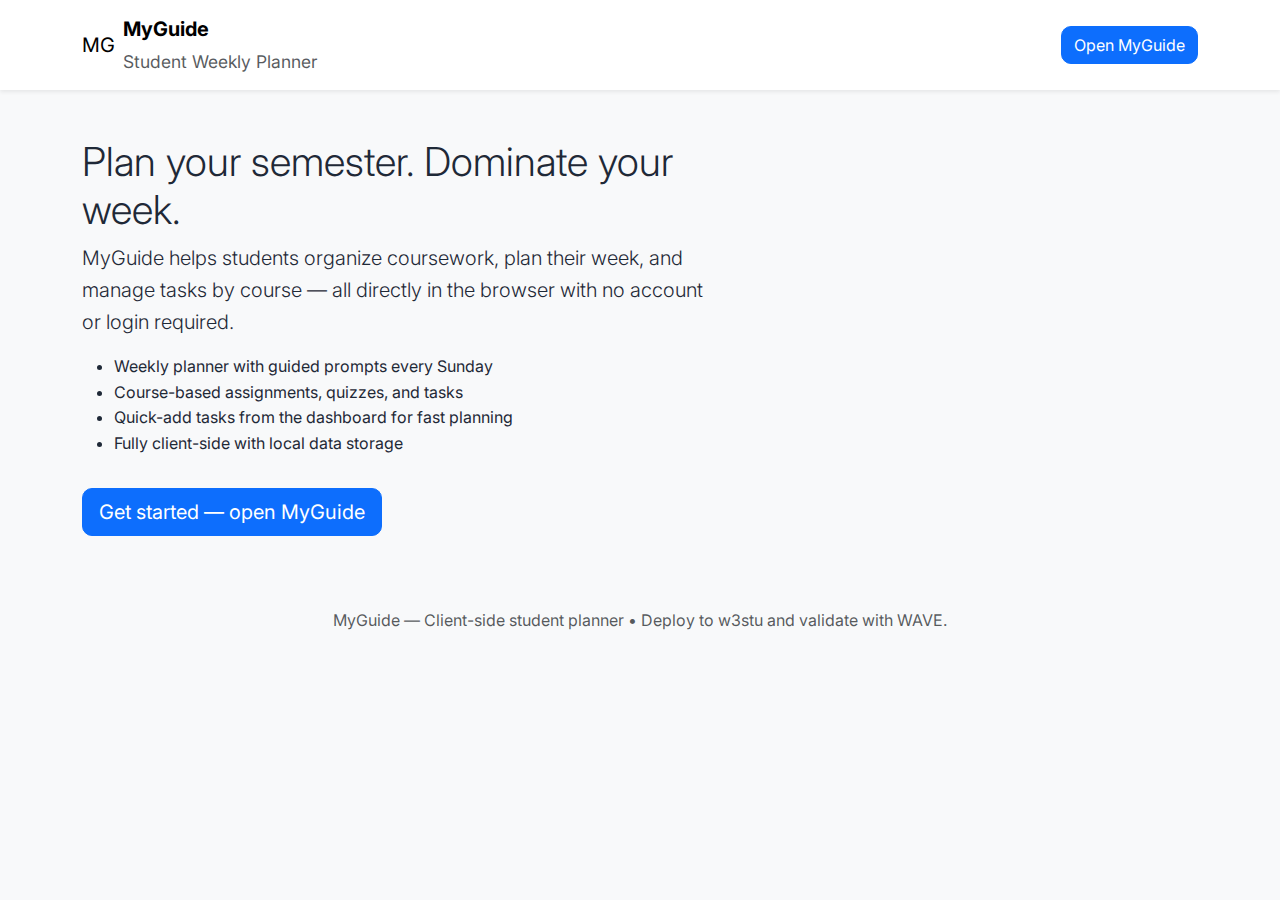
<file: index.html>
<!doctype html>
<html lang="en">
<head>
  <meta charset="utf-8" />
  <meta name="viewport" content="width=device-width,initial-scale=1" />
  <title>MyGuide — Student Weekly Planner</title>

  <!-- Bootstrap CSS (CDN) -->
  <link href="https://cdn.jsdelivr.net/npm/bootstrap@5.3.2/dist/css/bootstrap.min.css" rel="stylesheet">

  <!-- Google Fonts -->
  <link href="https://fonts.googleapis.com/css2?family=Inter:wght@400;600;800&family=Merriweather:wght@300;700&display=swap" rel="stylesheet">

  <link rel="stylesheet" href="styles/main.css">
</head>
<body class="bg-light">

<nav class="navbar navbar-expand-lg navbar-white bg-white shadow-sm">
  <div class="container">
    <a class="navbar-brand d-flex align-items-center" href="index.html">
      <div class="logo-circle me-2">MG</div>
      <div>
        <div class="fs-5 fw-bold">MyGuide</div>
        <small class="text-muted">Student Weekly Planner</small>
      </div>
    </a>
    <div>
      <a class="btn btn-primary" href="dashboard.html">Open MyGuide</a>
    </div>
  </div>
</nav>

<main class="container py-5">
  <div class="row align-items-center">
    <div class="col-md-7">
      <h1 class="display-6">Plan your semester. Dominate your week.</h1>

      <p class="lead">
        MyGuide helps students organize coursework, plan their week, and manage tasks
        by course — all directly in the browser with no account or login required.
      </p>

      <ul>
        <li>Weekly planner with guided prompts every Sunday</li>
        <li>Course-based assignments, quizzes, and tasks</li>
        <li>Quick-add tasks from the dashboard for fast planning</li>
        <li>Fully client-side with local data storage</li>
      </ul>

      <a class="btn btn-lg btn-primary mt-3" href="dashboard.html">
        Get started — open MyGuide
      </a>
    </div>
  </div>
</main>


<footer class="text-center py-4 text-muted">
  MyGuide — Client-side student planner • Deploy to w3stu and validate with WAVE.
</footer>

<!-- Bootstrap JS bundle -->
<script src="https://cdn.jsdelivr.net/npm/bootstrap@5.3.2/dist/js/bootstrap.bundle.min.js"></script>
</body>
</html>
</file>
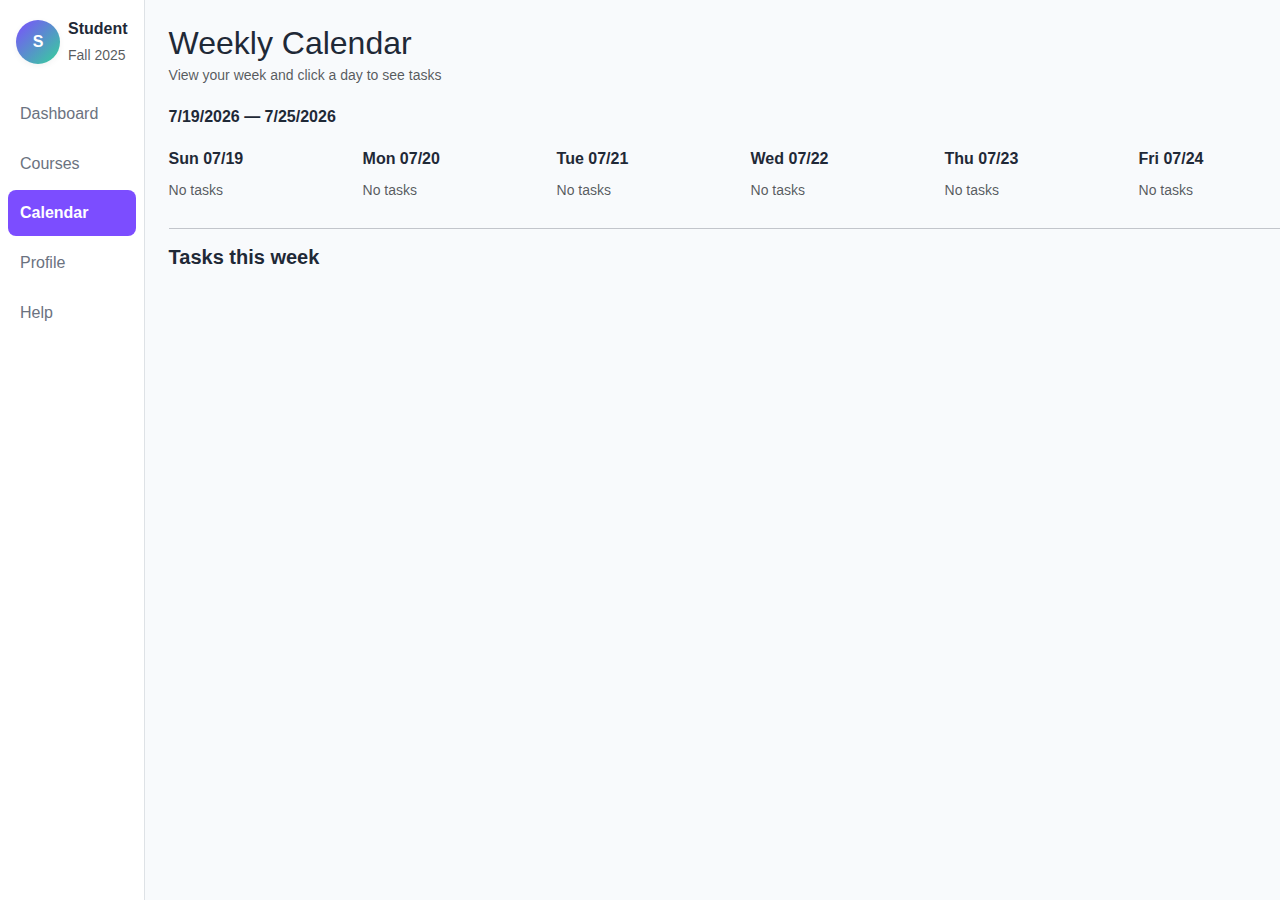
<file: calendar.html>
<!doctype html>
<html lang="en">
<head>
  <meta charset="utf-8" />
  <meta name="viewport" content="width=device-width,initial-scale=1" />
  <title>MyGuide — Calendar (Weekly)</title>

  <link href="https://cdn.jsdelivr.net/npm/bootstrap@5.3.2/dist/css/bootstrap.min.css" rel="stylesheet">
  <link rel="stylesheet" href="styles/main.css">
</head>
<body>

<div class="d-flex">
  <!-- Sidebar (same structure you have) -->
  <nav id="sidebar" class="sidebar bg-white border-end">
    <div class="sidebar-header p-3">
      <div class="d-flex align-items-center">
        <div class="avatar me-2" id="sidebar-avatar">S</div>
        <div>
          <div id="sidebar-username" class="fw-bold">Student</div>
          <small id="sidebar-semester" class="text-muted">Fall 2025</small>
        </div>
      </div>
    </div>

    <ul class="nav flex-column p-2">
      <li class="nav-item"><a class="nav-link" href="dashboard.html">Dashboard</a></li>
      <li class="nav-item"><a class="nav-link" href="dashboard.html#courses">Courses</a></li>
      <li class="nav-item"><a class="nav-link active" href="calendar.html">Calendar</a></li>
      <li class="nav-item"><a class="nav-link" href="profile.html">Profile</a></li>
      <li class="nav-item"><a class="nav-link" href="help.html">Help</a></li>
    </ul>
  </nav>

  <main class="flex-fill p-4">
    <!-- Mobile nav (shown only on small screens) -->
<div class="d-md-none mb-3">
  <div class="btn-group w-100" role="group" aria-label="Mobile navigation">
    <a href="dashboard.html" class="btn btn-outline-secondary">Dashboard</a>
    <a href="course.html" class="btn btn-outline-secondary">Courses</a>
    <a href="calendar.html" class="btn btn-outline-secondary">Calendar</a>
    <a href="profile.html" class="btn btn-outline-secondary">Profile</a>
    <a href="help.html" class="btn btn-outline-secondary">Help</a>
  </div>
</div>

    <div class="d-flex justify-content-between align-items-center mb-3">
      <div>
        <h2 class="mb-0">Weekly Calendar</h2>
        <small class="text-muted">View your week and click a day to see tasks</small>
      </div>
      <div class="btn-group">
        <button id="prev-week" class="btn btn-outline-secondary">Prev</button>
        <button id="today-week" class="btn btn-outline-secondary">Today</button>
        <button id="next-week" class="btn btn-outline-secondary">Next</button>
      </div>
    </div>

    <div id="week-range" class="mb-3 fw-semibold"></div>

    <div id="week-grid" class="row g-2"></div>

    <hr />

    <div class="mt-3">
      <h5>Tasks this week</h5>
      <div id="week-task-list" class="list-group"></div>
    </div>

  </main>
</div>

<!-- Task detail modal -->
<div class="modal fade" id="taskDetailModal" tabindex="-1" aria-hidden="true">
  <div class="modal-dialog">
    <div class="modal-content">
      <div class="modal-header">
        <h5 id="modal-task-title" class="modal-title">Task</h5>
        <button type="button" class="btn-close" data-bs-dismiss="modal"></button>
      </div>
      <div class="modal-body">
        <p id="modal-task-course" class="mb-1 text-muted"></p>
        <p id="modal-task-due" class="mb-1"></p>
        <p id="modal-task-desc" class="mb-0"></p>
      </div>
      <div class="modal-footer">
        <button id="modal-edit" type="button" class="btn btn-outline-primary" data-bs-dismiss="modal">Edit</button>
        <button type="button" class="btn btn-secondary" data-bs-dismiss="modal">Close</button>
      </div>
    </div>
  </div>
</div>

<!-- scripts -->
<script src="https://cdn.jsdelivr.net/npm/bootstrap@5.3.2/dist/js/bootstrap.bundle.min.js"></script>

<!-- reuse your existing project scripts so loadData/saveData are available -->
<script src="scripts/storage.js"></script>
<script src="scripts/ui.js"></script>

<!-- calendar logic -->
<script src="scripts/calendar.js"></script>

</body>
</html>
</file>
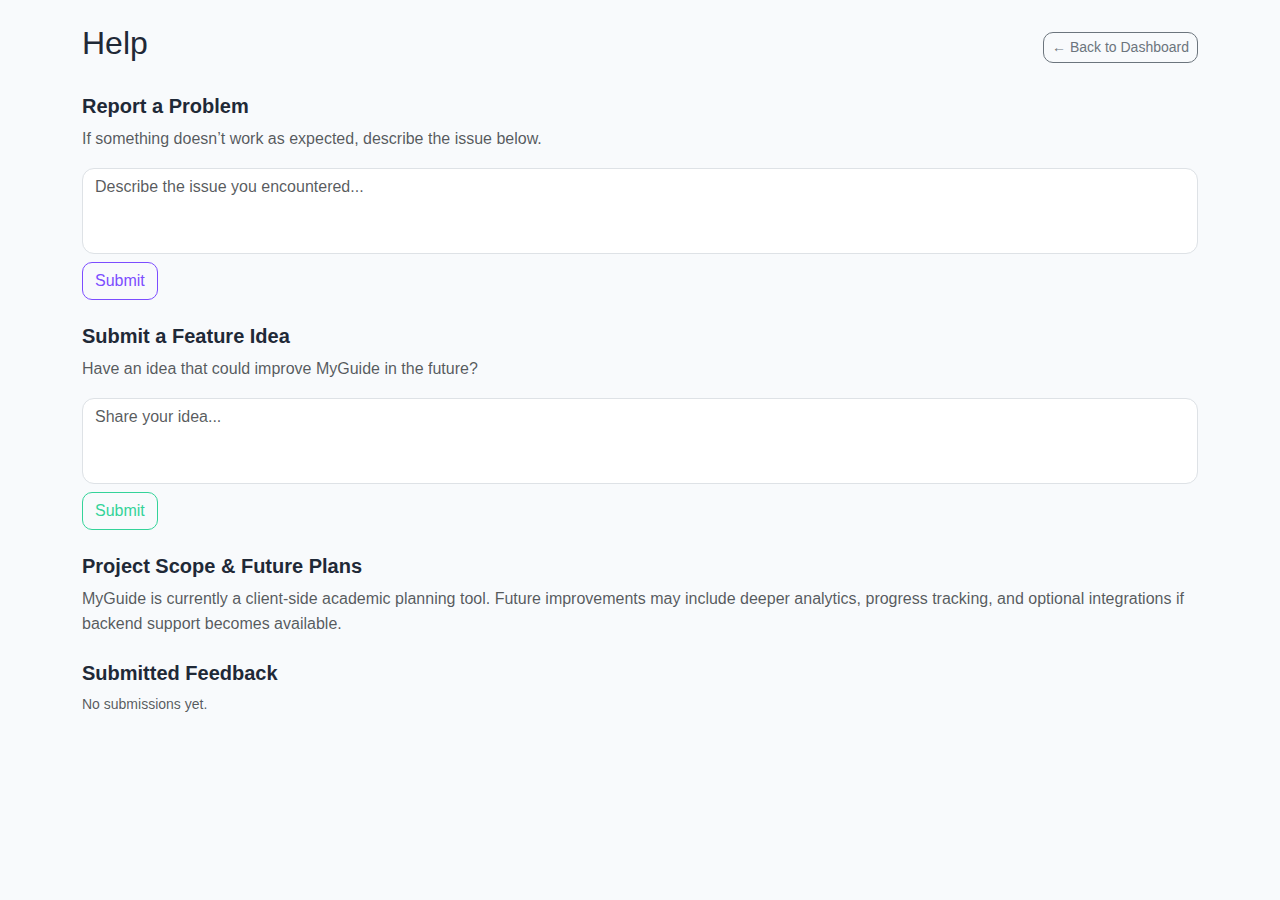
<file: help.html>
<!doctype html>
<html lang="en">
<head>
  <meta charset="utf-8" />
  <meta name="viewport" content="width=device-width,initial-scale=1" />
  <title>MyGuide — Help</title>
  <link href="https://cdn.jsdelivr.net/npm/bootstrap@5.3.2/dist/css/bootstrap.min.css" rel="stylesheet">
  <link rel="stylesheet" href="styles/main.css">
</head>
<body>

<div class="container py-4">
  <!-- Mobile nav (shown only on small screens) -->
<div class="d-md-none mb-3">
  <div class="btn-group w-100" role="group" aria-label="Mobile navigation">
    <a href="dashboard.html" class="btn btn-outline-secondary">Dashboard</a>
    <a href="course.html" class="btn btn-outline-secondary">Courses</a>
    <a href="calendar.html" class="btn btn-outline-secondary">Calendar</a>
    <a href="profile.html" class="btn btn-outline-secondary">Profile</a>
    <a href="help.html" class="btn btn-outline-secondary">Help</a>
  </div>
</div>

  <!--  Header + Back Button -->
  <div class="d-flex justify-content-between align-items-center mb-3">
    <h2>Help</h2>
    <a href="dashboard.html" class="btn btn-sm btn-outline-secondary">
      ← Back to Dashboard
    </a>
  </div>

  <!--  Report a Problem -->
  <section class="mt-4">
    <h5>Report a Problem</h5>
    <p class="text-muted">If something doesn’t work as expected, describe the issue below.</p>

    <textarea id="report-problem" class="form-control mb-2" rows="3"
      placeholder="Describe the issue you encountered..."></textarea>

    <button class="btn btn-outline-primary" onclick="submitFeedback('problem')">
      Submit
    </button>
  </section>

  <!-- Submit a Feature Idea -->
  <section class="mt-4">
    <h5>Submit a Feature Idea</h5>
    <p class="text-muted">Have an idea that could improve MyGuide in the future?</p>

    <textarea id="feature-idea" class="form-control mb-2" rows="3"
      placeholder="Share your idea..."></textarea>

    <button class="btn btn-outline-success" onclick="submitFeedback('feature')">
      Submit
    </button>
  </section>

  <!-- Project Scope -->
  <section class="mt-4">
    <h5>Project Scope & Future Plans</h5>
    <p class="text-muted">
      MyGuide is currently a client-side academic planning tool.
      Future improvements may include deeper analytics, progress tracking,
      and optional integrations if backend support becomes available.
    </p>
  </section>

  <!--  View Submitted Feedback -->
  <section class="mt-4">
    <h5>Submitted Feedback</h5>
    <div id="feedback-list" class="list-group small"></div>
  </section>
</div>

<script>
  const STORAGE_KEY = "myguide_feedback";

  function loadFeedback() {
    return JSON.parse(localStorage.getItem(STORAGE_KEY)) || [];
  }

  function saveFeedback(data) {
    localStorage.setItem(STORAGE_KEY, JSON.stringify(data));
  }

  function submitFeedback(type) {
    const textarea =
      type === 'problem'
        ? document.getElementById('report-problem')
        : document.getElementById('feature-idea');

    const text = textarea.value.trim();
    if (!text) {
      alert('Please write something before submitting.');
      return;
    }

    const feedback = loadFeedback();
    feedback.push({
      type,
      text,
      submittedAt: new Date().toISOString()
    });

    saveFeedback(feedback);
    textarea.value = '';
    renderFeedbackList();
    alert('Submitted successfully ');
  }

  function renderFeedbackList() {
    const list = document.getElementById('feedback-list');
    list.innerHTML = '';

    const feedback = loadFeedback();
    if (feedback.length === 0) {
      list.innerHTML = '<div class="text-muted">No submissions yet.</div>';
      return;
    }

    feedback.slice().reverse().forEach(f => {
      const item = document.createElement('div');
      item.className = 'list-group-item';
      item.innerHTML = `
        <strong>${f.type === 'problem' ? 'Problem' : 'Feature Idea'}</strong>
        <div class="small text-muted">${new Date(f.submittedAt).toLocaleString()}</div>
        <div>${f.text}</div>
      `;
      list.appendChild(item);
    });
  }

  document.addEventListener('DOMContentLoaded', renderFeedbackList);
</script>

</body>
</html>
</file>
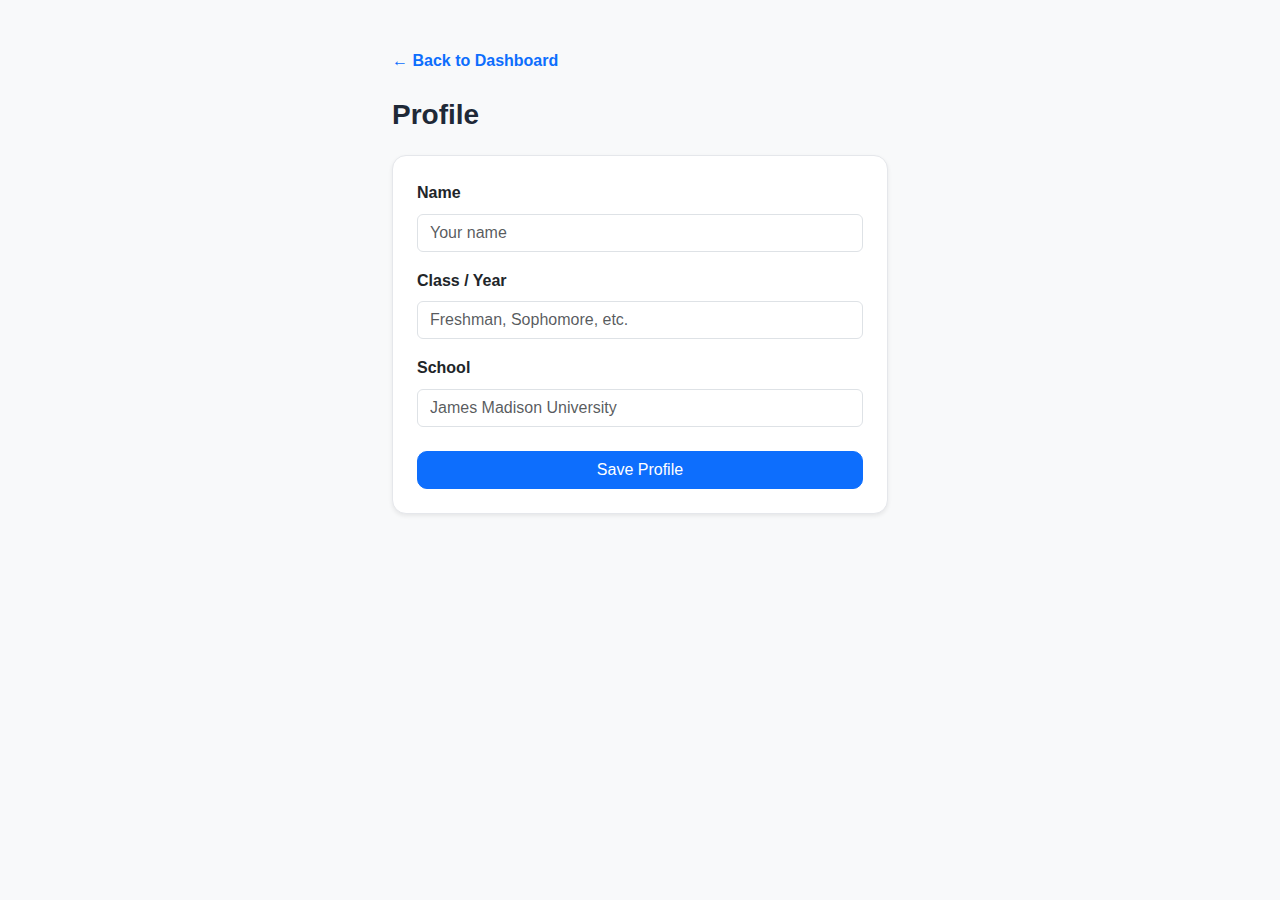
<file: profile.html>
<!doctype html>
<html lang="en">
<head>
  <meta charset="utf-8" />
  <meta name="viewport" content="width=device-width,initial-scale=1" />
  <title>MyGuide — Profile</title>

  <link href="https://cdn.jsdelivr.net/npm/bootstrap@5.3.2/dist/css/bootstrap.min.css" rel="stylesheet">
  <link rel="stylesheet" href="styles/main.css">
</head>

<body class="bg-light">

<div class="container py-5" style="max-width: 520px">
  <!-- Mobile nav (shown only on small screens) -->
<div class="d-md-none mb-3">
  <div class="btn-group w-100" role="group" aria-label="Mobile navigation">
    <a href="dashboard.html" class="btn btn-outline-secondary">Dashboard</a>
    <a href="course.html" class="btn btn-outline-secondary">Courses</a>
    <a href="calendar.html" class="btn btn-outline-secondary">Calendar</a>
    <a href="profile.html" class="btn btn-outline-secondary">Profile</a>
    <a href="help.html" class="btn btn-outline-secondary">Help</a>
  </div>
</div>


  <!-- Back -->
  <div class="mb-4">
    <a href="dashboard.html" class="text-decoration-none fw-semibold">
      &larr; Back to Dashboard
    </a>
  </div>

  <h3 class="fw-bold mb-4">Profile</h3>

  <form id="profile-form" class="card p-4 shadow-sm">

    <div class="mb-3">
      <label class="form-label fw-semibold">Name</label>
      <input
        id="profile-name"
        type="text"
        class="form-control"
        placeholder="Your name"
      />
    </div>

    <div class="mb-3">
      <label class="form-label fw-semibold">Class / Year</label>
      <input
        id="profile-year"
        type="text"
        class="form-control"
        placeholder="Freshman, Sophomore, etc."
      />
    </div>

    <div class="mb-4">
      <label class="form-label fw-semibold">School</label>
      <input
        id="profile-school"
        type="text"
        class="form-control"
        placeholder="James Madison University"
      />
    </div>

    <button type="submit" class="btn btn-primary w-100">
      Save Profile
    </button>

  </form>
</div>

<!-- Scripts -->
<script src="scripts/storage.js"></script>
<script src="scripts/app.js"></script>
<script>
document.addEventListener("DOMContentLoaded", () => {
  const form = document.getElementById("profile-form");

  const nameInput = document.getElementById("profile-name");
  const yearInput = document.getElementById("profile-year");
  const schoolInput = document.getElementById("profile-school");

  // Load saved data
  const savedProfile =
    JSON.parse(localStorage.getItem("myguide_profile")) || {};

  nameInput.value = savedProfile.name || "";
  yearInput.value = savedProfile.classYear || "";
  schoolInput.value = savedProfile.school || "";

  // SAVE
  form.addEventListener("submit", e => {
    e.preventDefault();

    const profile = {
      name: nameInput.value.trim(),
      classYear: yearInput.value.trim(),
      school: schoolInput.value.trim(),
    };

    localStorage.setItem("myguide_profile", JSON.stringify(profile));

    alert("Profile saved ");

    //  Optional: go back to dashboard
    window.location.href = "dashboard.html";
  });
});
</script>


</body>

</html>
</file>
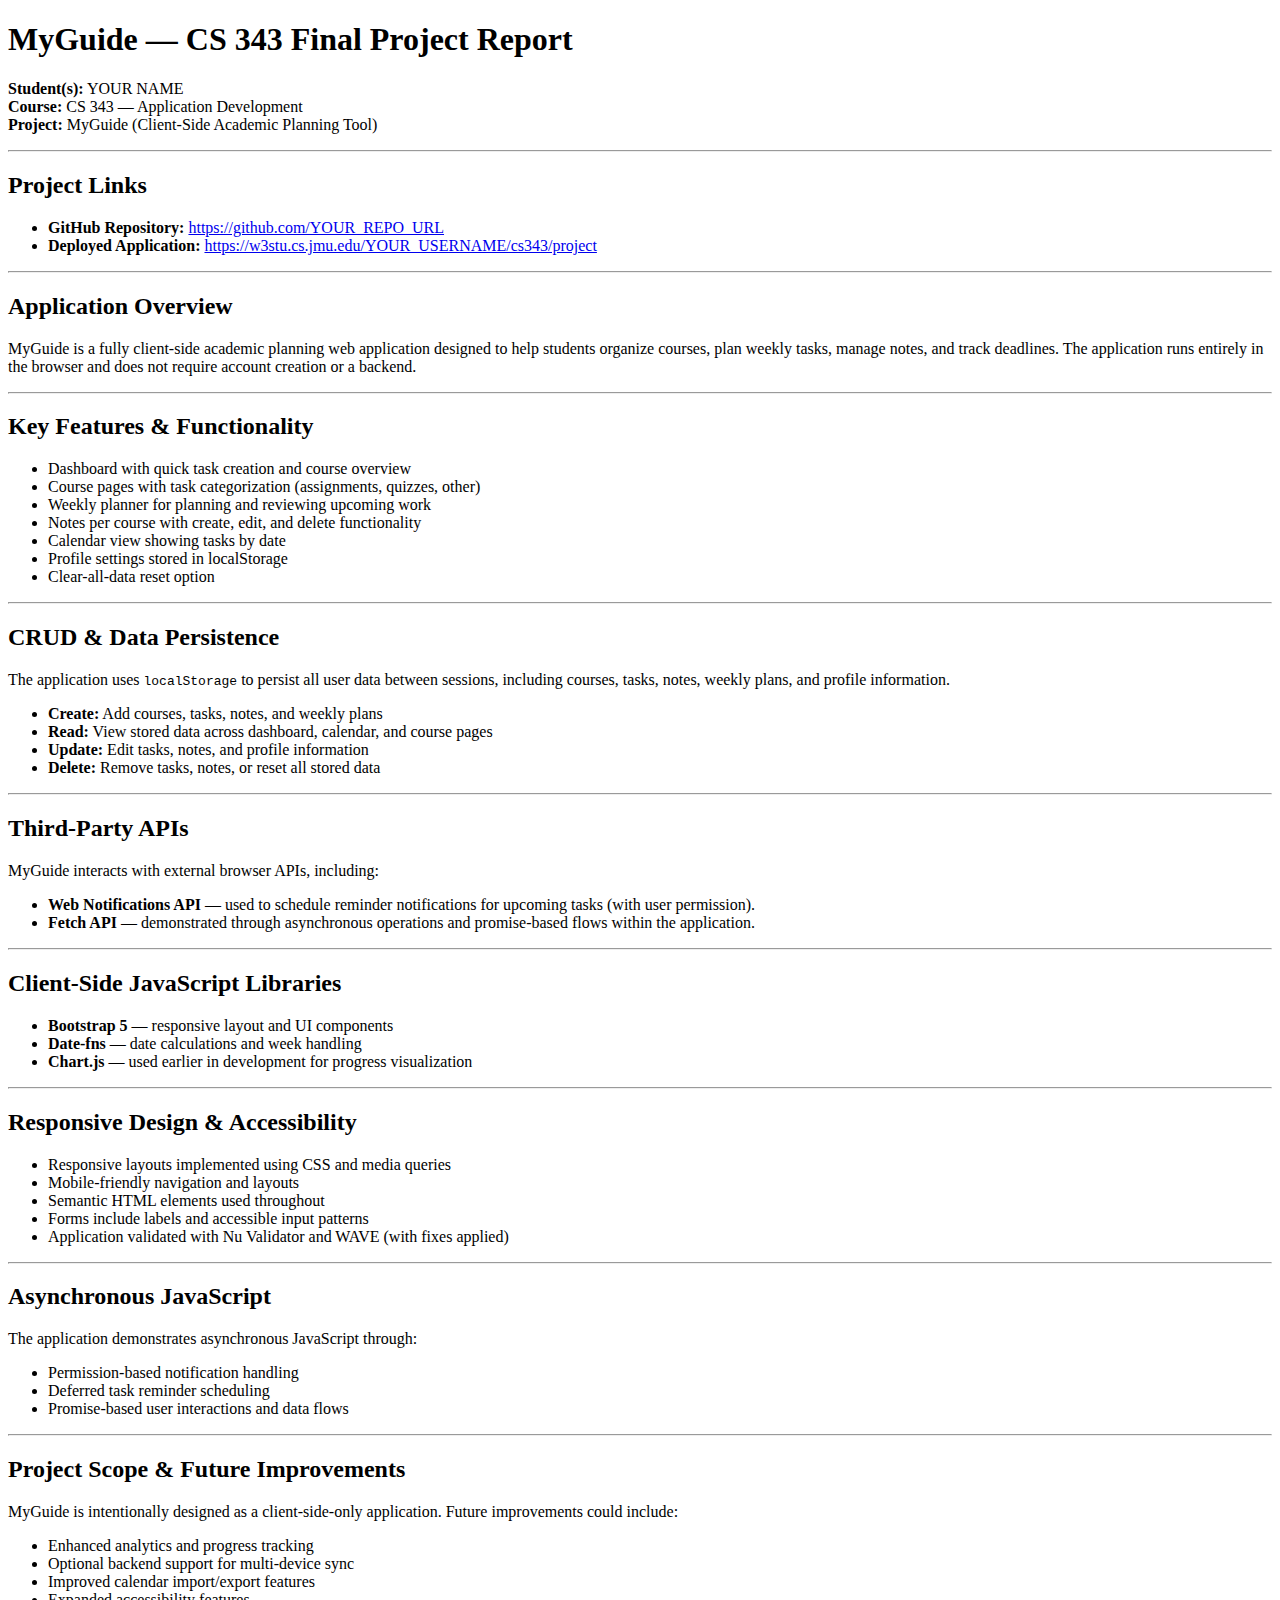
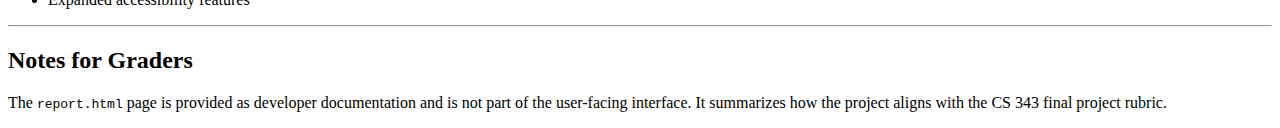
<file: report.html>
<!doctype html>
<html lang="en">
<head>
  <meta charset="utf-8">
  <title>MyGuide — Final Project Report</title>
  <meta name="viewport" content="width=device-width, initial-scale=1">
</head>
<body>

  <h1>MyGuide — CS 343 Final Project Report</h1>

  <p>
    <strong>Student(s):</strong> YOUR NAME<br>
    <strong>Course:</strong> CS 343 — Application Development<br>
    <strong>Project:</strong> MyGuide (Client-Side Academic Planning Tool)
  </p>

  <hr>

  <h2>Project Links</h2>
  <ul>
    <li>
      <strong>GitHub Repository:</strong>
      <a href="https://github.com/YOUR_REPO_URL">https://github.com/YOUR_REPO_URL</a>
    </li>
    <li>
      <strong>Deployed Application:</strong>
      <a href="https://w3stu.cs.jmu.edu/YOUR_USERNAME/cs343/project">
        https://w3stu.cs.jmu.edu/YOUR_USERNAME/cs343/project
      </a>
    </li>
  </ul>

  <hr>

  <h2>Application Overview</h2>
  <p>
    MyGuide is a fully client-side academic planning web application designed to help students
    organize courses, plan weekly tasks, manage notes, and track deadlines.
    The application runs entirely in the browser and does not require account creation or a backend.
  </p>

  <hr>

  <h2>Key Features & Functionality</h2>
  <ul>
    <li>Dashboard with quick task creation and course overview</li>
    <li>Course pages with task categorization (assignments, quizzes, other)</li>
    <li>Weekly planner for planning and reviewing upcoming work</li>
    <li>Notes per course with create, edit, and delete functionality</li>
    <li>Calendar view showing tasks by date</li>
    <li>Profile settings stored in localStorage</li>
    <li>Clear-all-data reset option</li>
  </ul>

  <hr>

  <h2>CRUD & Data Persistence</h2>
  <p>
    The application uses <code>localStorage</code> to persist all user data between sessions,
    including courses, tasks, notes, weekly plans, and profile information.
  </p>
  <ul>
    <li><strong>Create:</strong> Add courses, tasks, notes, and weekly plans</li>
    <li><strong>Read:</strong> View stored data across dashboard, calendar, and course pages</li>
    <li><strong>Update:</strong> Edit tasks, notes, and profile information</li>
    <li><strong>Delete:</strong> Remove tasks, notes, or reset all stored data</li>
  </ul>

  <hr>

  <h2>Third-Party APIs</h2>
  <p>
    MyGuide interacts with external browser APIs, including:
  </p>
  <ul>
    <li>
      <strong>Web Notifications API</strong> — used to schedule reminder notifications
      for upcoming tasks (with user permission).
    </li>
    <li>
      <strong>Fetch API</strong> — demonstrated through asynchronous operations
      and promise-based flows within the application.
    </li>
  </ul>

  <hr>

  <h2>Client-Side JavaScript Libraries</h2>
  <ul>
    <li><strong>Bootstrap 5</strong> — responsive layout and UI components</li>
    <li><strong>Date-fns</strong> — date calculations and week handling</li>
    <li><strong>Chart.js</strong> — used earlier in development for progress visualization</li>
  </ul>

  <hr>

  <h2>Responsive Design & Accessibility</h2>
  <ul>
    <li>Responsive layouts implemented using CSS and media queries</li>
    <li>Mobile-friendly navigation and layouts</li>
    <li>Semantic HTML elements used throughout</li>
    <li>Forms include labels and accessible input patterns</li>
    <li>Application validated with Nu Validator and WAVE (with fixes applied)</li>
  </ul>

  <hr>

  <h2>Asynchronous JavaScript</h2>
  <p>
    The application demonstrates asynchronous JavaScript through:
  </p>
  <ul>
    <li>Permission-based notification handling</li>
    <li>Deferred task reminder scheduling</li>
    <li>Promise-based user interactions and data flows</li>
  </ul>

  <hr>

  <h2>Project Scope & Future Improvements</h2>
  <p>
    MyGuide is intentionally designed as a client-side-only application.
    Future improvements could include:
  </p>
  <ul>
    <li>Enhanced analytics and progress tracking</li>
    <li>Optional backend support for multi-device sync</li>
    <li>Improved calendar import/export features</li>
    <li>Expanded accessibility features</li>
  </ul>

  <hr>

  <h2>Notes for Graders</h2>
  <p>
    The <code>report.html</code> page is provided as developer documentation and is not part of the
    user-facing interface. It summarizes how the project aligns with the CS 343 final project rubric.
  </p>

</body>
</html>
</file>
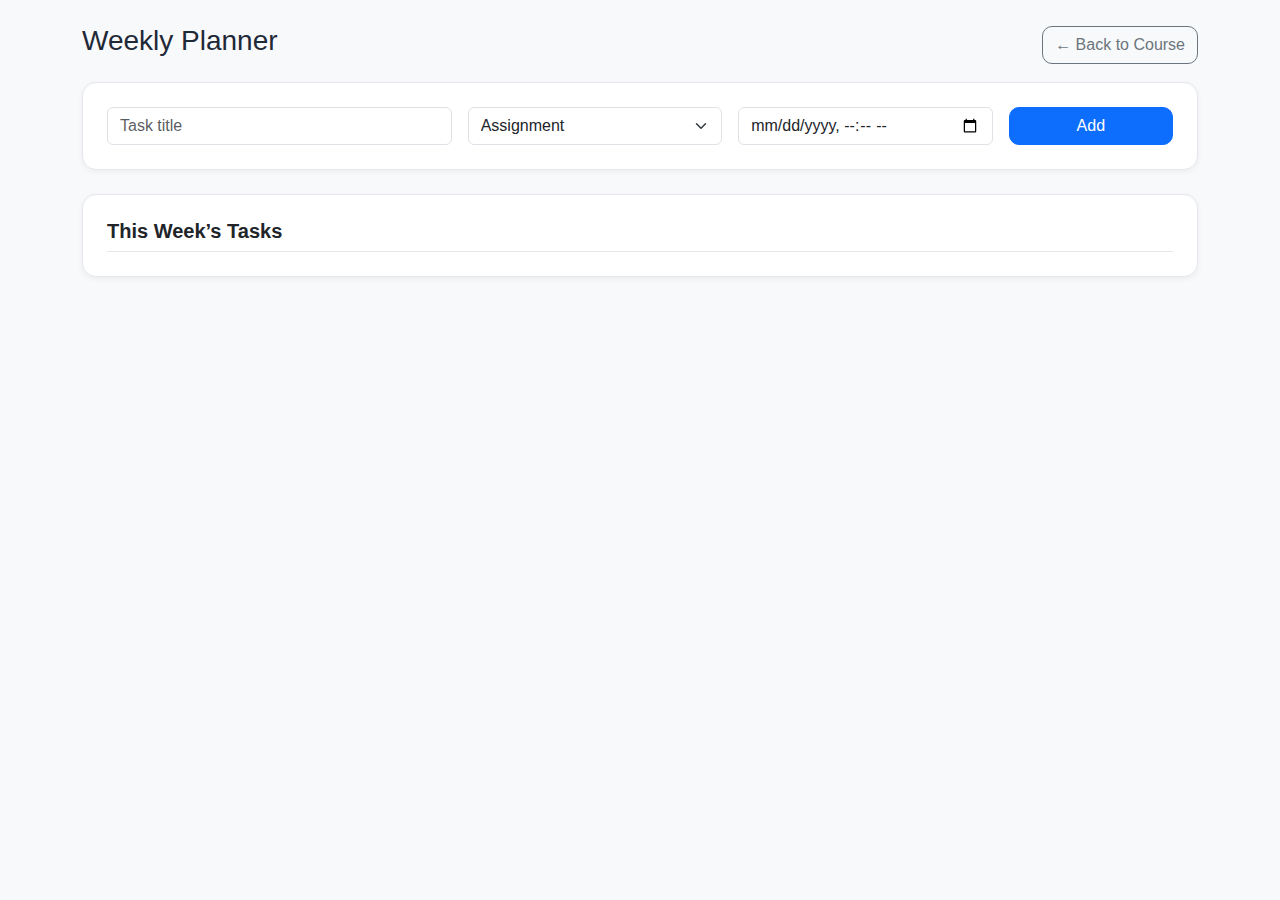
<file: weekly-planner.html>
<!doctype html>
<html lang="en">
<head>
  <meta charset="utf-8">
  <title>Weekly Planner</title>
  <link href="https://cdn.jsdelivr.net/npm/bootstrap@5.3.2/dist/css/bootstrap.min.css" rel="stylesheet">
  <link rel="stylesheet" href="styles/main.css">
</head>

<body class="bg-light">
<div class="container py-4">

  <div class="d-flex justify-content-between align-items-center mb-3">
    <h3>Weekly Planner</h3>
    <a href="course.html" class="btn btn-outline-secondary">← Back to Course</a>
  </div>

  <form id="plannerForm" class="card p-4 mb-4">
    <div class="row g-3">

      <div class="col-md-4">
        <input required id="taskTitle" class="form-control" placeholder="Task title">
      </div>

      <div class="col-md-3">
        <select id="taskType" class="form-select">
          <option>Assignment</option>
          <option>Quiz</option>
          <option>Reading</option>
          <option>Exam</option>
        </select>
      </div>

      <div class="col-md-3">
        <input required type="datetime-local" id="taskDue" class="form-control">
      </div>

      <div class="col-md-2">
        <button class="btn btn-primary w-100">Add</button>
      </div>

    </div>
  </form>

  <div class="card p-4">
    <h5>This Week’s Tasks</h5>
    <div id="weekTasks" class="list-group"></div>
  </div>

</div>

<script src="scripts/storage.js"></script>
<script src="scripts/notifications.js"></script>
<script src="scripts/weekly-planner.js"></script>
</body>
</html>
</file>
<file: styles/main.css>
/* ================================
    MyGuide Design System
================================ */

/* ---------- Color Tokens ---------- */
:root {
  --primary: #7C4DFF;       /* main purple */
  --primary-soft: #ede9fe;
  --accent: #34d399;        /* calm green accent */
  --accent-soft: #ecfdf5;

  --bg-main: #f8fafc;
  --bg-card: #ffffff;
  --bg-muted: #f1f5f9;

  --text-main: #1f2937;
  --text-muted: #6b7280;

  --border-light: #e5e7eb;

  --shadow-sm: 0 2px 6px rgba(0,0,0,0.05);
  --shadow-md: 0 6px 20px rgba(0,0,0,0.08);
}

/* ---------- Base ---------- */
body {
  font-family: 'Inter', sans-serif;
  background: var(--bg-main);
  color: var(--text-main);
  line-height: 1.6;
}

/* ---------- Sidebar ---------- */
.sidebar {
  width: 240px;
  min-height: 100vh;
  background: var(--bg-card);
  border-right: 1px solid var(--border-light);
}

.sidebar .nav-link {
  color: var(--text-muted);
  border-radius: 8px;
  padding: 10px 12px;
  margin-bottom: 4px;
  transition: all 0.2s ease;
}

.sidebar .nav-link:hover {
  background: var(--primary-soft);
  color: var(--primary);
}

.sidebar .nav-link.active {
  background: var(--primary);
  color: white;
  font-weight: 600;
}

/* ---------- Avatar ---------- */
.avatar {
  width: 44px;
  height: 44px;
  border-radius: 50%;
  background: linear-gradient(135deg, var(--primary), var(--accent));
  display: flex;
  align-items: center;
  justify-content: center;
  color: #fff;
  font-weight: 700;
  box-shadow: var(--shadow-sm);
}

/* ---------- Cards ---------- */
.card {
  background: var(--bg-card);
  border-radius: 14px;
  border: 1px solid var(--border-light);
  box-shadow: var(--shadow-sm);
}

.card:hover {
  box-shadow: var(--shadow-md);
}

/* ---------- Course Cards ---------- */
.course-card {
  border-radius: 14px;
  padding: 14px;
  color: white;
  min-height: 110px;
  display: flex;
  flex-direction: column;
  justify-content: space-between;
  box-shadow: var(--shadow-md);
}

.course-title {
  font-weight: 700;
  font-size: 1rem;
}

.course-code {
  opacity: 0.9;
  font-size: 0.85rem;
}

/* ---------- Dashboard Header Buttons ---------- */
button.btn-sm {
  border-radius: 999px;
}

/* ---------- Quick Add ---------- */
#quick-add .form-control,
#quick-add .form-select {
  border-radius: 10px;
}

/* ---------- Week Grid (Dashboard + Course) ---------- */
#week-grid {
  display: flex;
  gap: 14px;
  flex-wrap: nowrap;
  overflow-x: auto;
  padding-bottom: 10px;
}

#week-grid > div {
  min-width: 180px;
  max-width: 220px;
}

.week-cell,
.week-day {
  background: var(--bg-card);
  border: 1px dashed var(--border-light);
  border-radius: 10px;
  padding: 10px;
  min-height: 130px;
}

.week-day strong {
  color: var(--primary);
}

/* ---------- Planner Items ---------- */
.week-day .badge {
  border-radius: 999px;
  font-weight: 500;
}

/* ---------- Lists ---------- */
.list-group-item {
  border-radius: 10px;
  border: 1px solid var(--border-light);
  margin-bottom: 6px;
}

.list-group-item:hover {
  background: var(--bg-muted);
}

/* ---------- Help Page ---------- */
textarea.form-control {
  border-radius: 12px;
  resize: none;
}

textarea.form-control:focus {
  border-color: var(--primary);
  box-shadow: 0 0 0 3px var(--primary-soft);
}

/* ---------- Buttons ---------- */
.btn {
  border-radius: 10px;
}

.btn-outline-primary {
  border-color: var(--primary);
  color: var(--primary);
}

.btn-outline-primary:hover {
  background: var(--primary);
  color: white;
}

.btn-outline-success {
  border-color: var(--accent);
  color: var(--accent);
}

.btn-outline-success:hover {
  background: var(--accent);
  color: white;
}

/* ---------- Subtle Section Headers ---------- */
h4, h5 {
  font-weight: 700;
}

/* ---------- Mobile ---------- */
@media (max-width: 767px) {
  .sidebar {
    display: none;
  }

  body {
    padding-top: 0;
  }

  #week-grid > div {
    min-width: 75%;
  }
}
</file>
